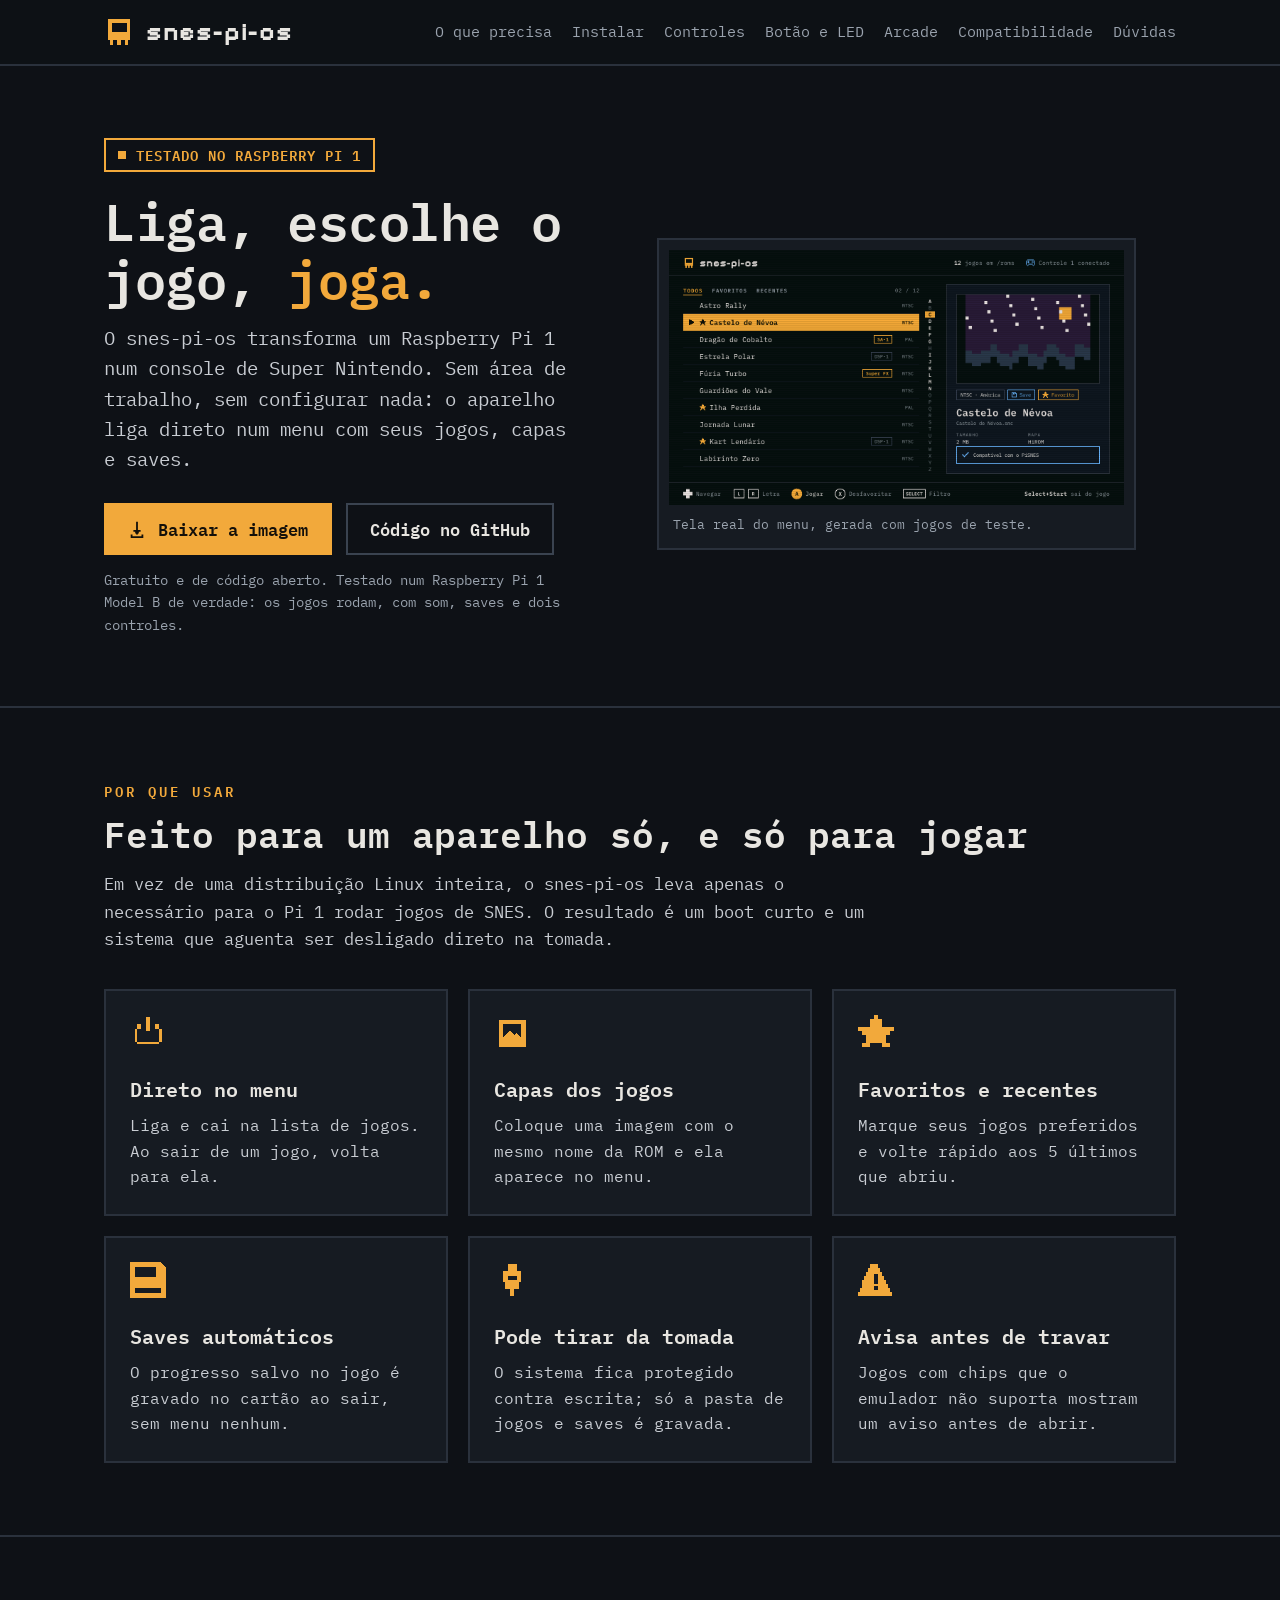
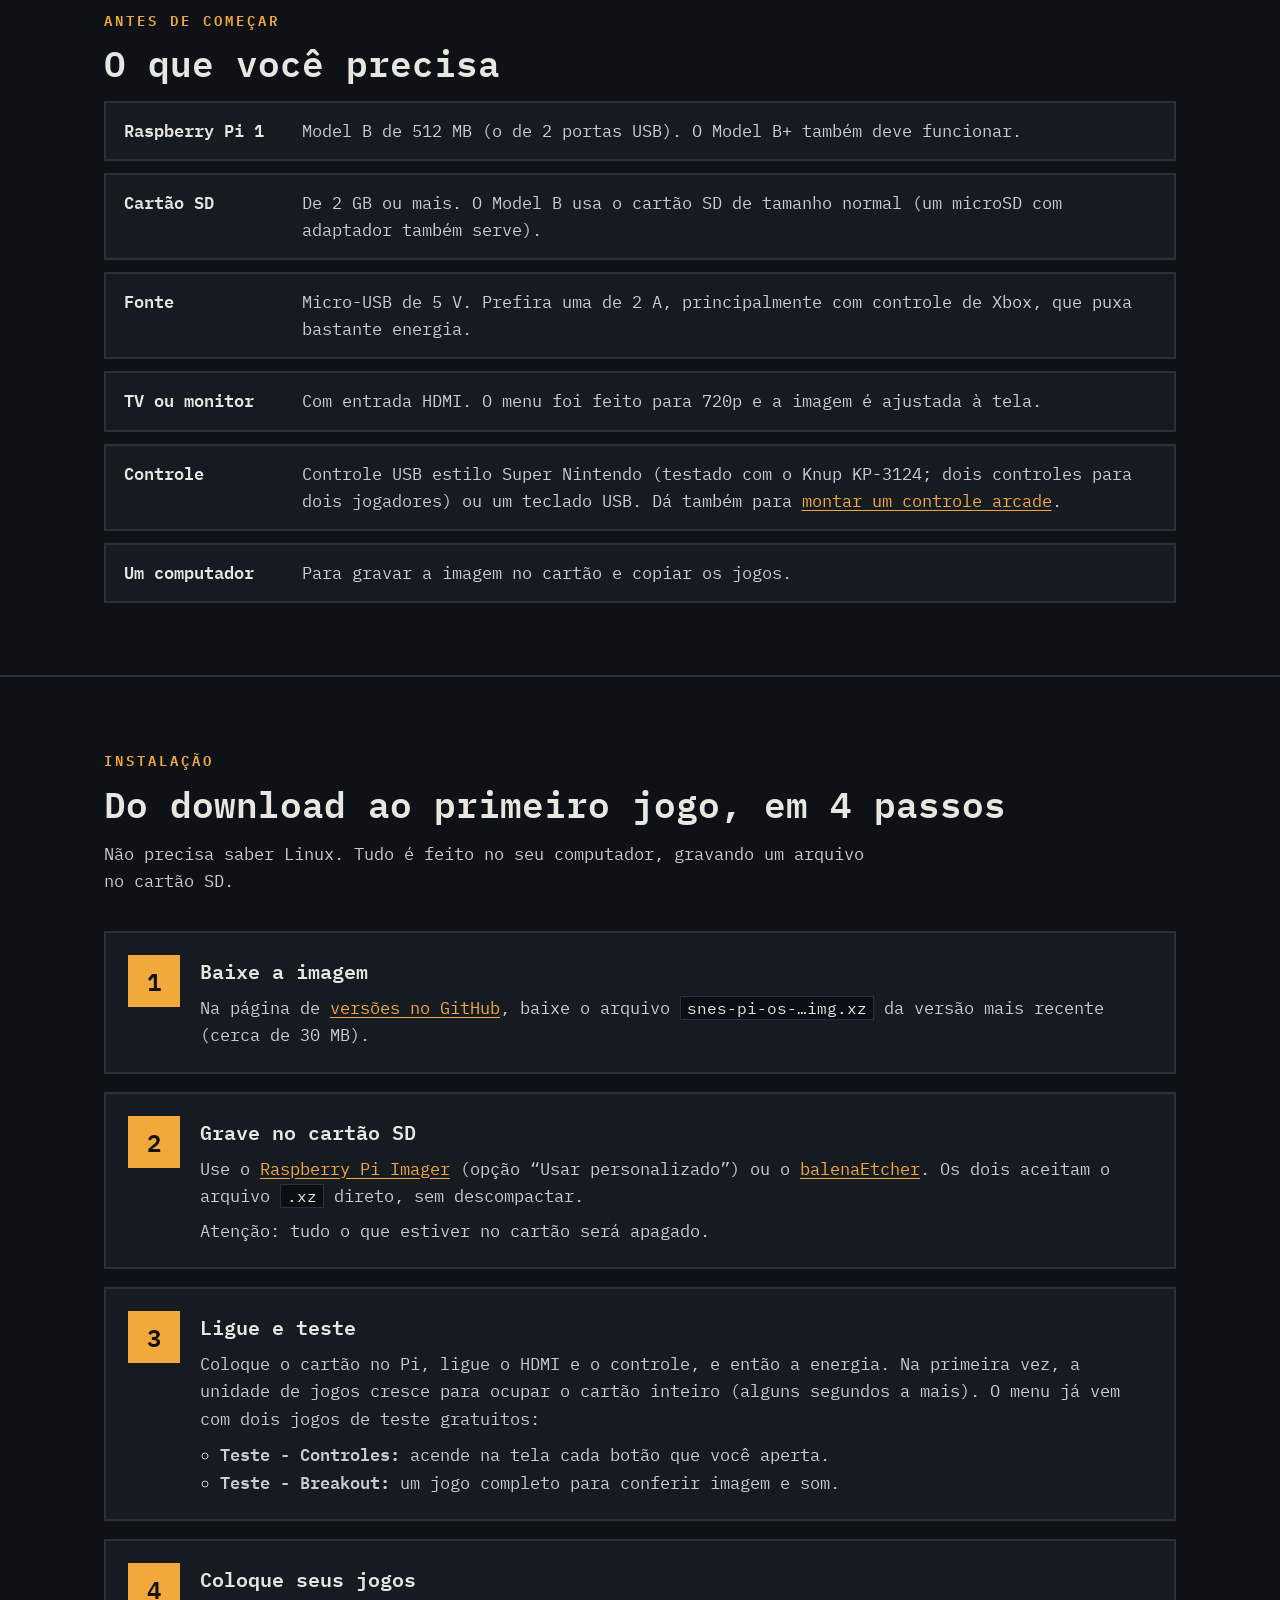
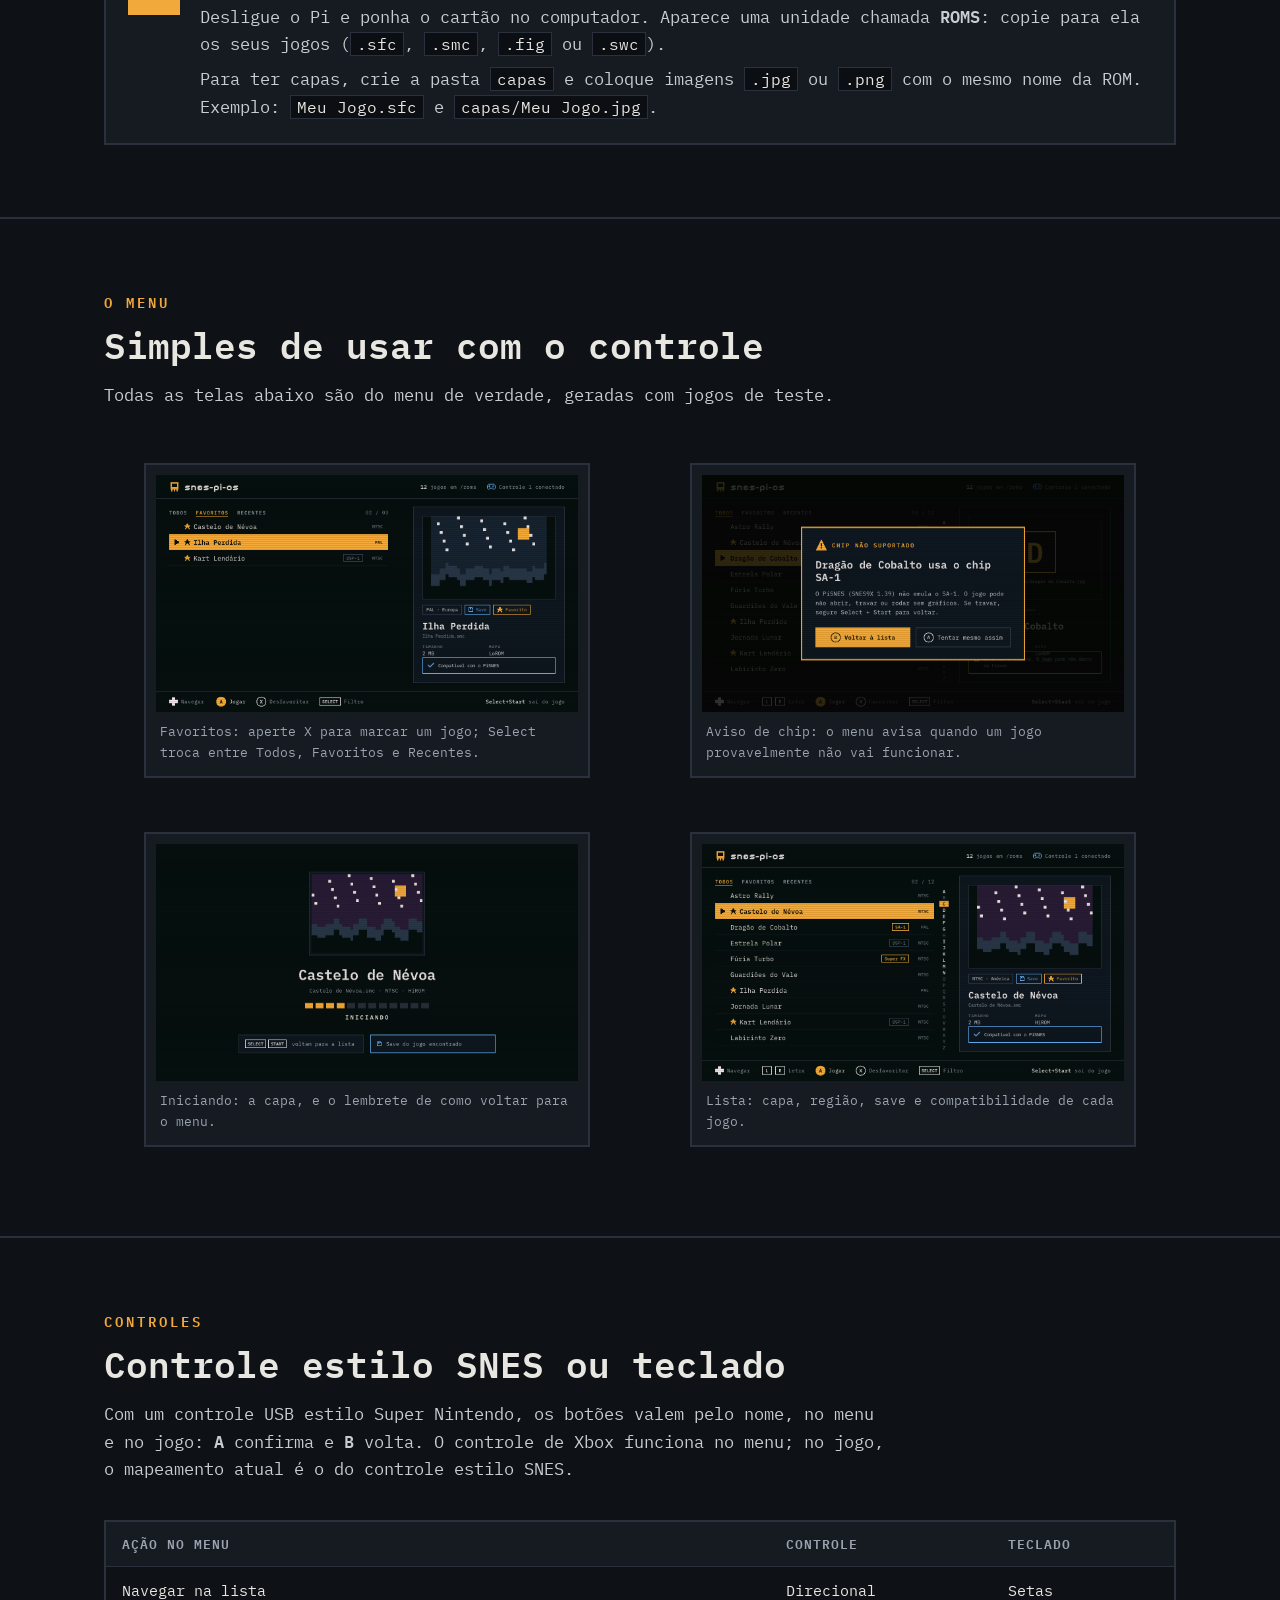
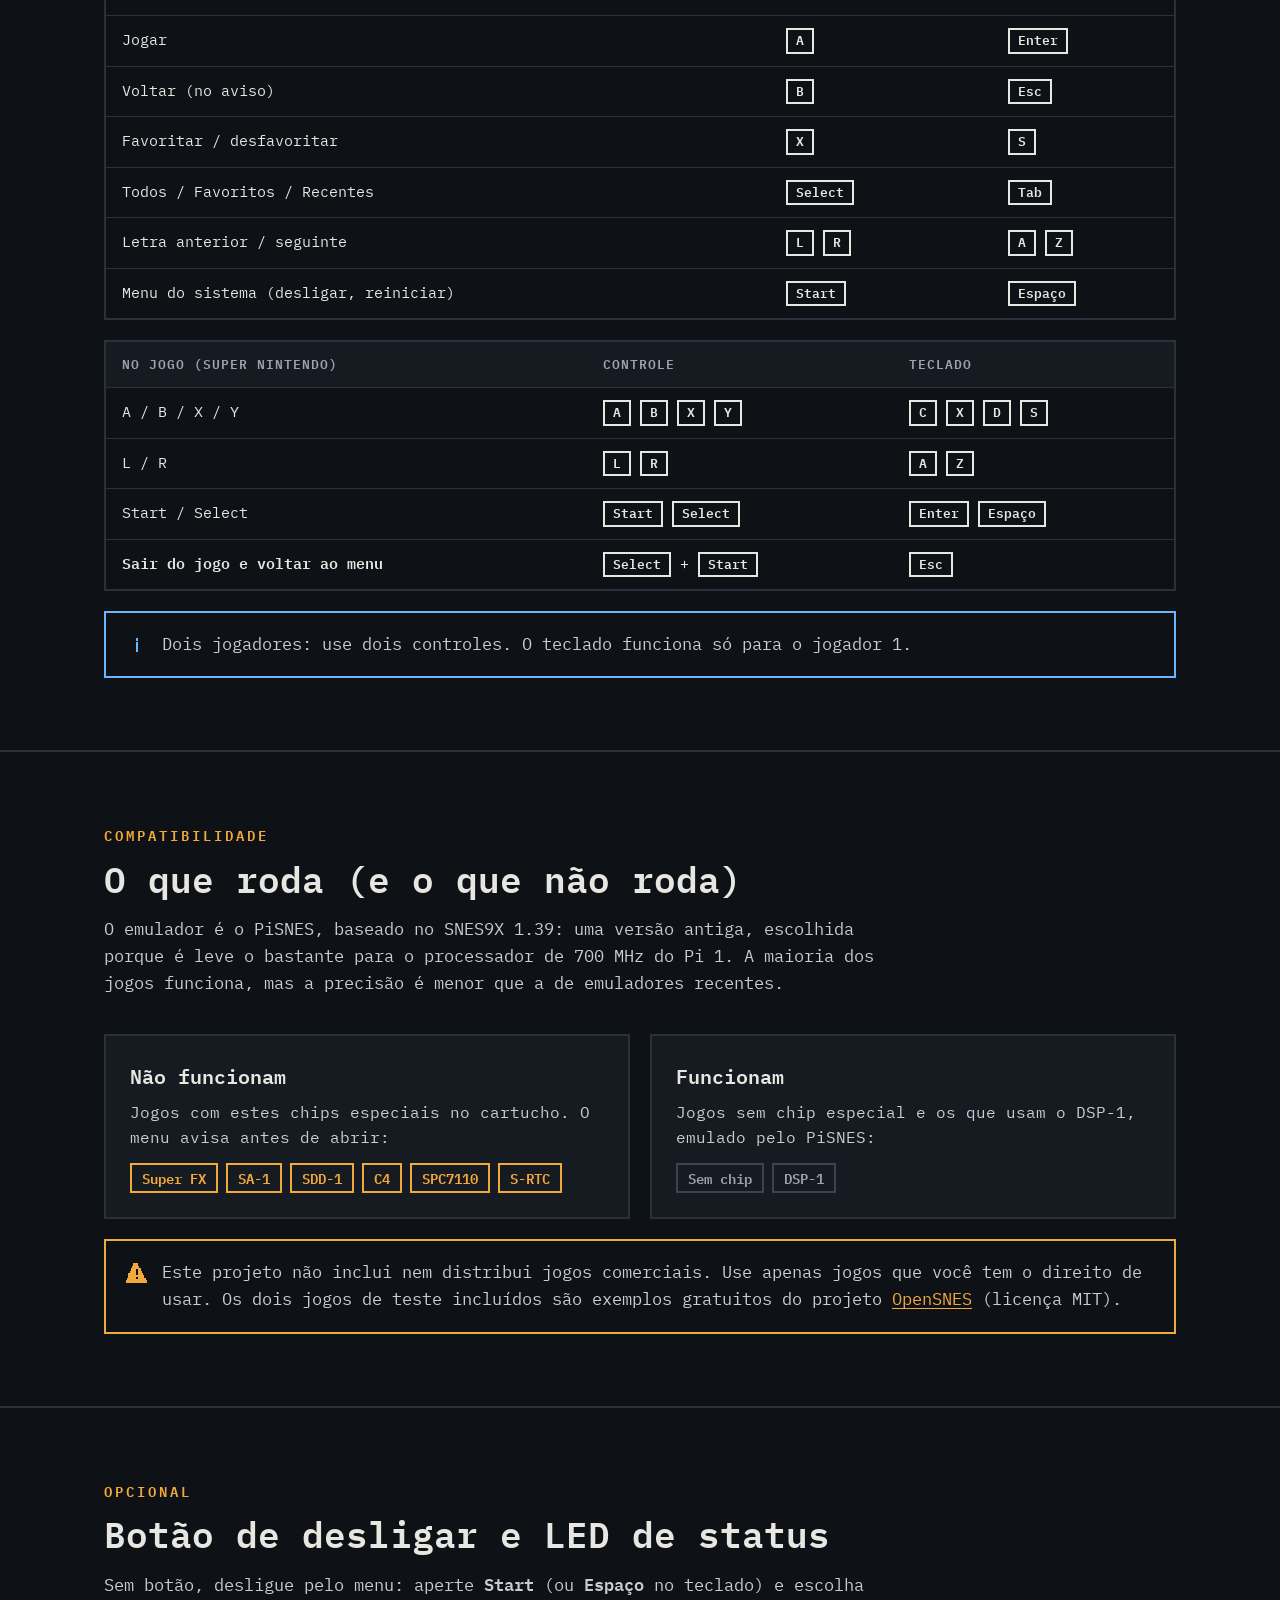
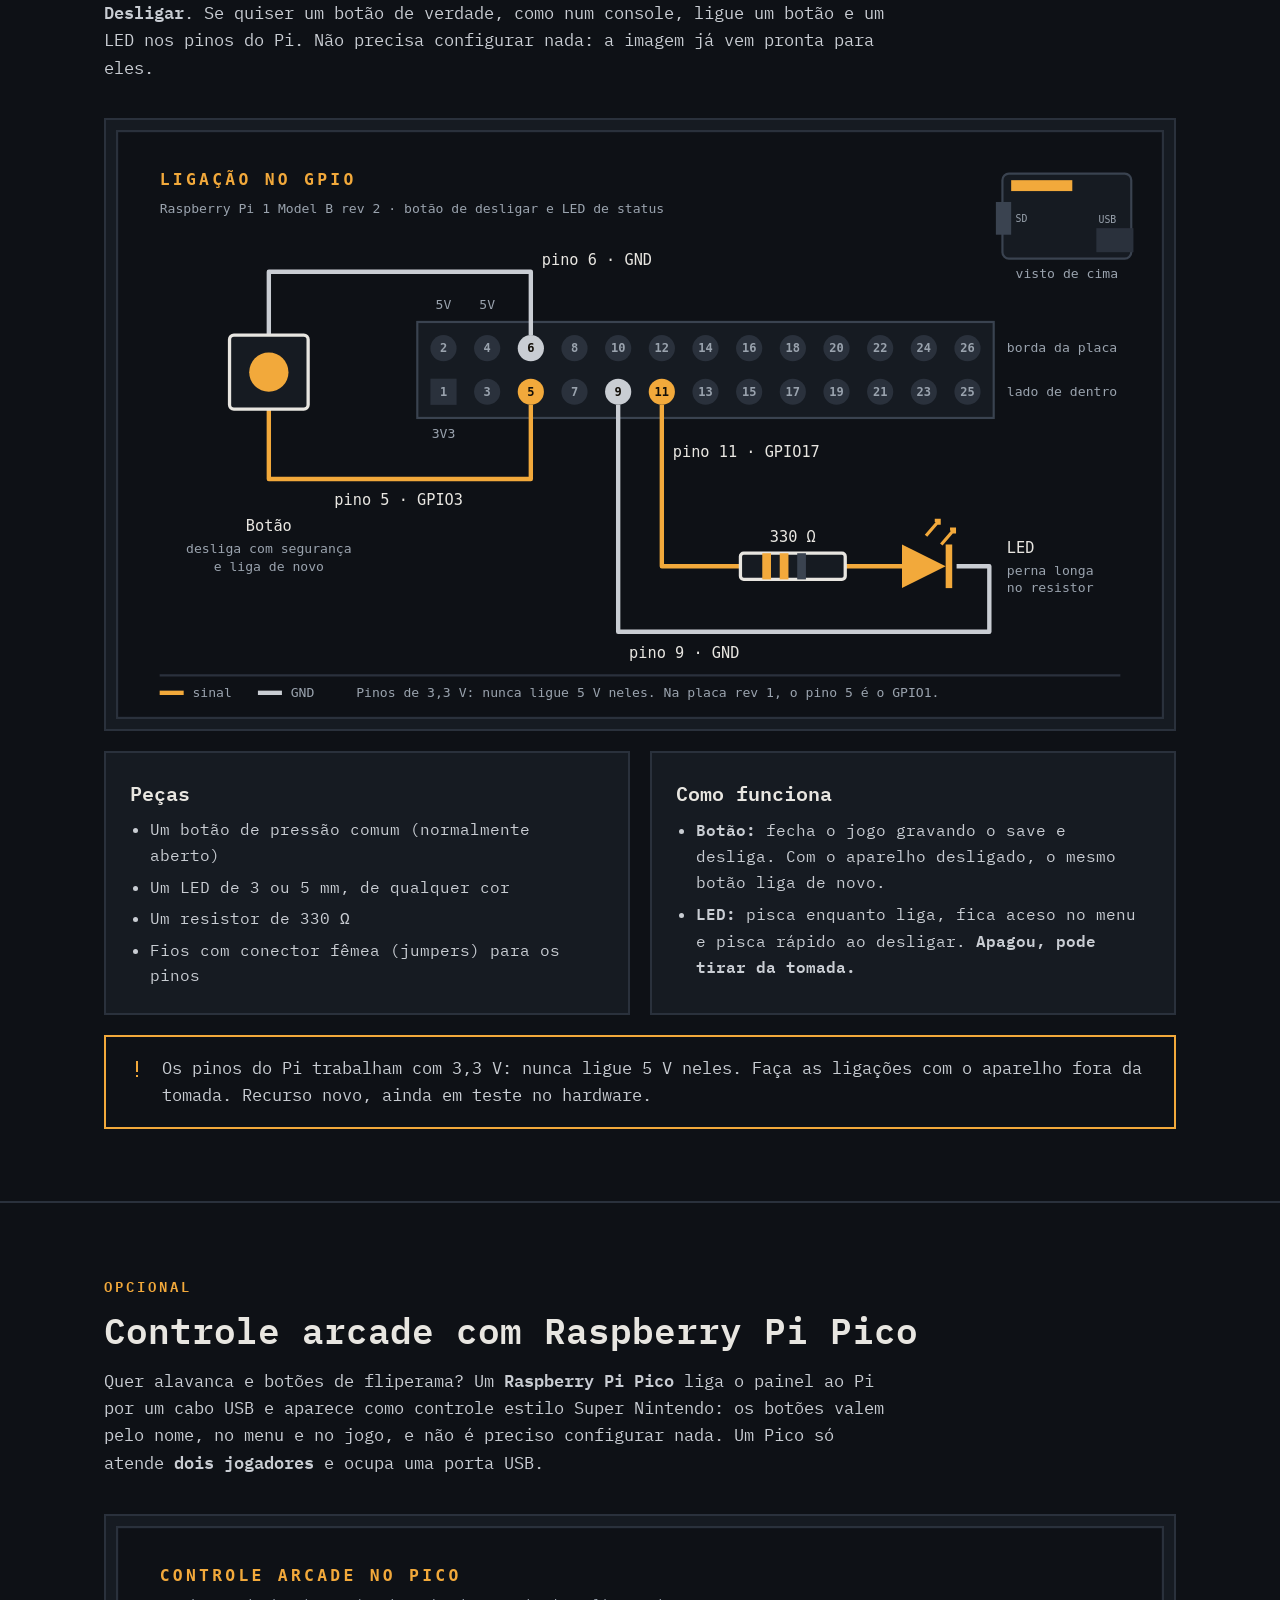
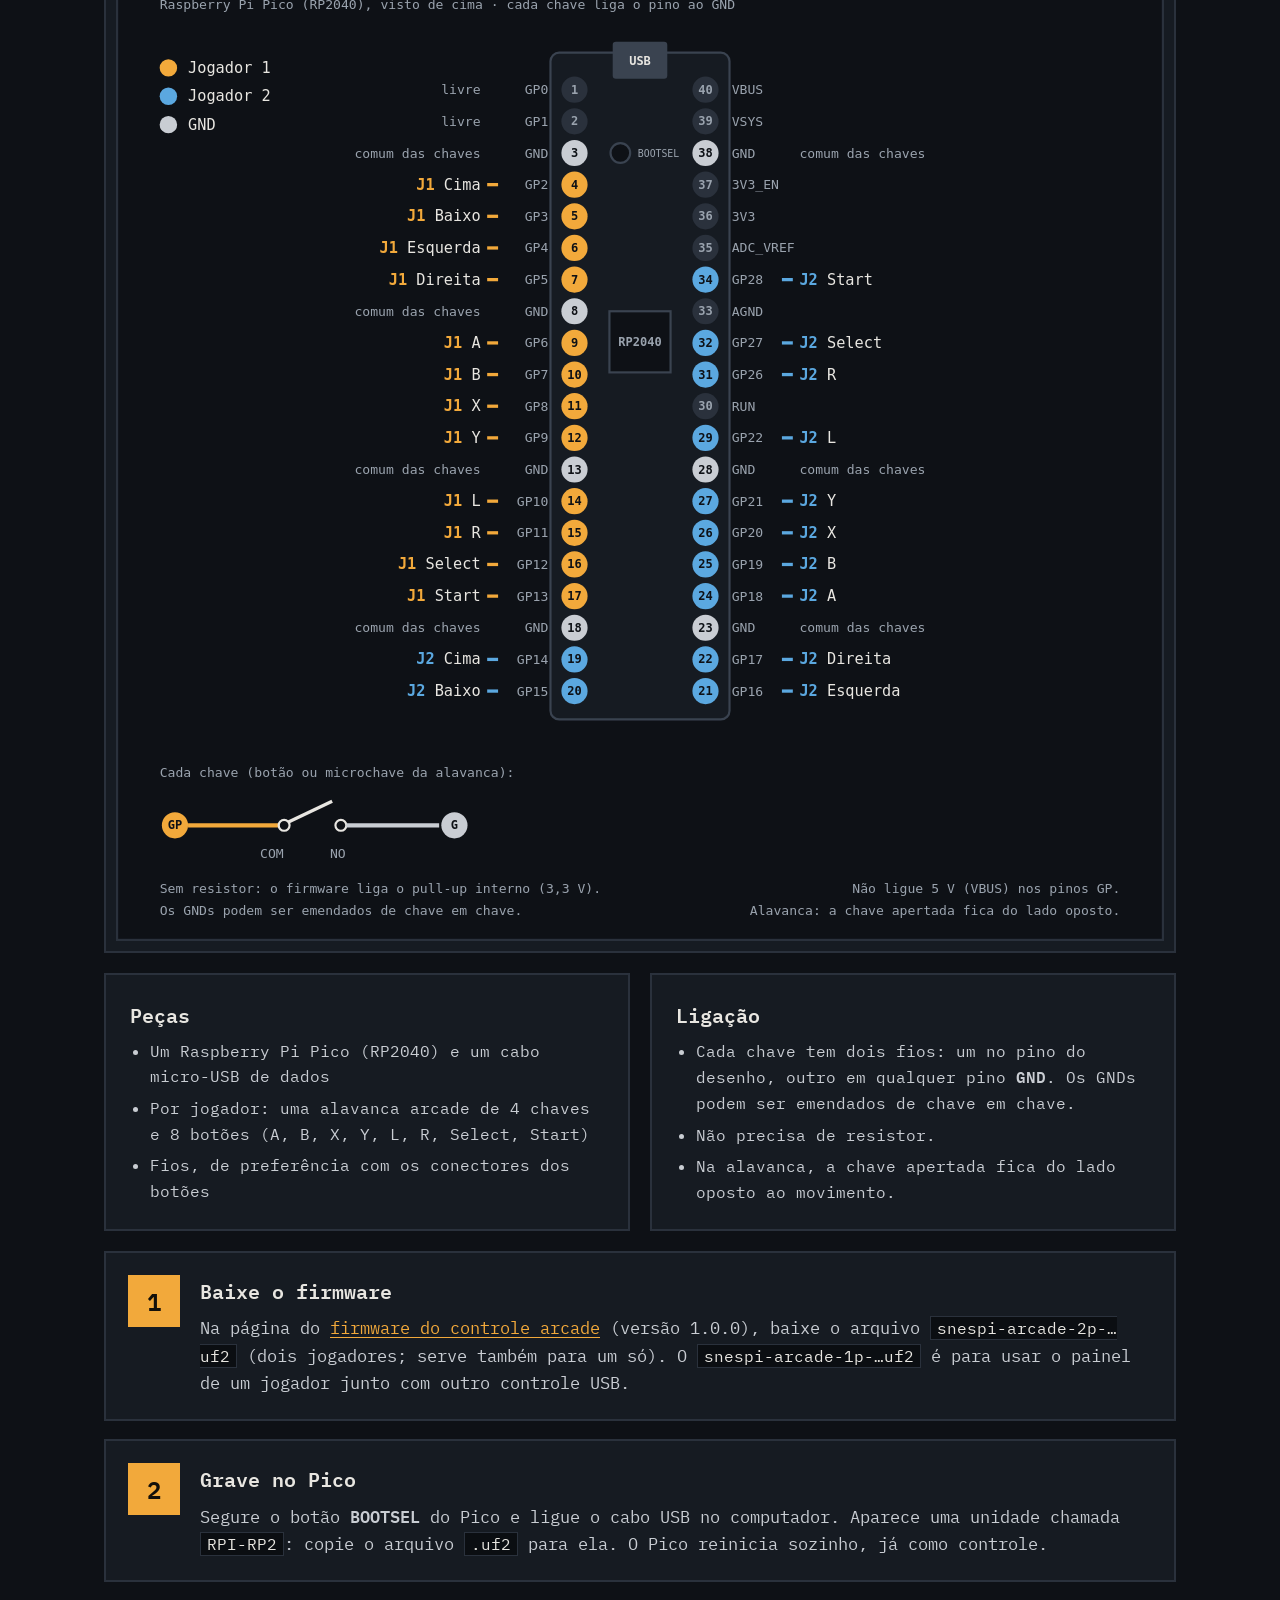
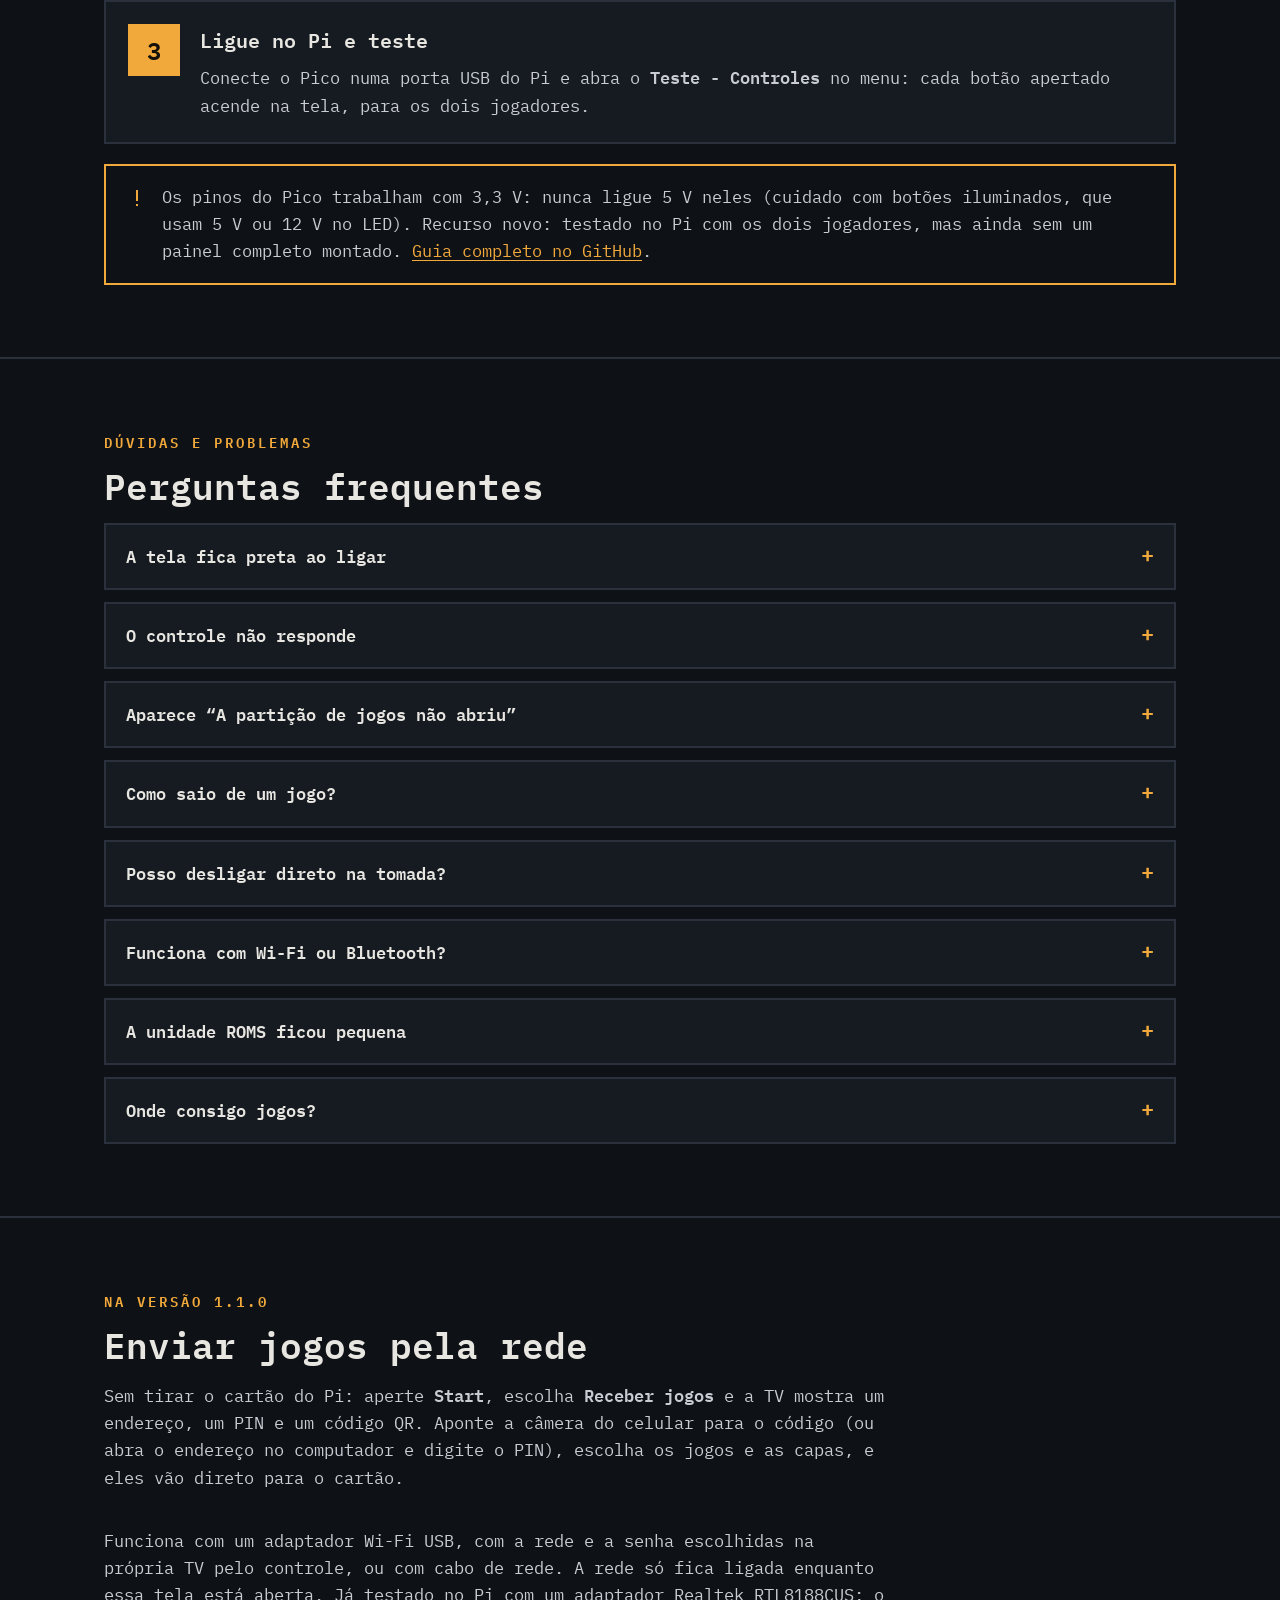
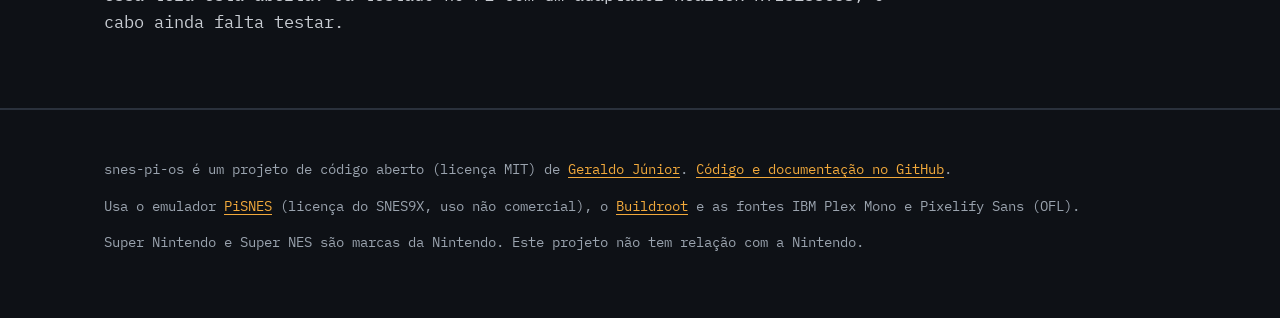
<file: site/public/index.html>
<!doctype html>
<html lang="pt-BR">
<head>
<meta charset="utf-8">
<meta name="viewport" content="width=device-width, initial-scale=1">
<title>snes-pi-os: Super Nintendo no Raspberry Pi 1</title>
<meta name="description" content="Um sistema mínimo que transforma o Raspberry Pi 1 num console de Super Nintendo: liga direto num menu de jogos, com capas, favoritos e saves automáticos.">
<meta name="theme-color" content="#0E1116">
<meta property="og:title" content="snes-pi-os: Super Nintendo no Raspberry Pi 1">
<meta property="og:description" content="Liga, escolhe o jogo, joga. Um sistema mínimo para o Raspberry Pi 1.">
<meta property="og:image" content="https://snespi.geraldojunior.dev/img/lista.png">
<meta property="og:url" content="https://snespi.geraldojunior.dev/">
<link rel="icon" href="favicon.svg" type="image/svg+xml">
<link rel="stylesheet" href="style.css">
</head>
<body>

<header class="top">
	<div class="wrap">
		<a class="logo" href="#inicio" aria-label="snes-pi-os, início">
			<svg viewBox="0 0 16 16" shape-rendering="crispEdges" aria-hidden="true"><rect x="2" y="1" width="12" height="11" fill="#F2A93B"/><rect x="4" y="3" width="8" height="5" fill="#0E1116"/><rect x="3" y="12" width="2" height="3" fill="#F2A93B"/><rect x="7" y="12" width="2" height="3" fill="#F2A93B"/><rect x="11" y="12" width="2" height="3" fill="#F2A93B"/></svg>
			<span>snes-pi-os</span>
		</a>
		<nav aria-label="Seções">
			<a href="#precisa">O que precisa</a>
			<a href="#instalar">Instalar</a>
			<a href="#controles">Controles</a>
			<a href="#botao">Botão e LED</a>
			<a href="#arcade">Arcade</a>
			<a href="#compatibilidade">Compatibilidade</a>
			<a href="#duvidas">Dúvidas</a>
		</nav>
	</div>
</header>

<main id="inicio">

<section class="hero">
	<div class="wrap">
		<div>
			<span class="status"><i aria-hidden="true"></i>TESTADO NO RASPBERRY PI 1</span>
			<h1>Liga, escolhe o jogo, <em>joga.</em></h1>
			<p class="lead">O snes-pi-os transforma um Raspberry Pi 1 num console de Super Nintendo. Sem área de trabalho, sem configurar nada: o aparelho liga direto num menu com seus jogos, capas e saves.</p>
			<div class="cta">
				<a class="btn primary" href="https://github.com/geraldoantonio/snes-pi-os/releases">
					<svg width="18" height="18" viewBox="0 0 20 20" fill="currentColor" aria-hidden="true"><path d="M9 2h2v9h3v2h-2v2h-1v1H9v-1H8v-2H6v-2h3zM3 16h2v2h10v-2h2v4H3z"/></svg>
					Baixar a imagem
				</a>
				<a class="btn" href="https://github.com/geraldoantonio/snes-pi-os">Código no GitHub</a>
			</div>
			<p class="hint">Gratuito e de código aberto. Testado num Raspberry Pi 1 Model B de verdade: os jogos rodam, com som, saves e dois controles.</p>
		</div>
		<figure class="screen">
			<img src="img/lista.png" width="1280" height="720" alt="Menu do snes-pi-os: lista de jogos à esquerda e, à direita, a capa, a região, o save e a compatibilidade do jogo selecionado.">
			<figcaption>Tela real do menu, gerada com jogos de teste.</figcaption>
		</figure>
	</div>
</section>

<section class="block">
	<div class="wrap">
		<p class="eyebrow">POR QUE USAR</p>
		<h2>Feito para um aparelho só, e só para jogar</h2>
		<p class="intro">Em vez de uma distribuição Linux inteira, o snes-pi-os leva apenas o necessário para o Pi 1 rodar jogos de SNES. O resultado é um boot curto e um sistema que aguenta ser desligado direto na tomada.</p>
		<div class="grid c3">
			<div class="card">
				<svg class="ico" viewBox="0 0 16 16" shape-rendering="crispEdges" fill="currentColor" aria-hidden="true"><path d="M7 1h2v6H7zM3 4h2v2H3v6h10V6h-2V4h2v2h1v6h-1v1H3v-1H2V6h1z"/></svg>
				<h3>Direto no menu</h3>
				<p>Liga e cai na lista de jogos. Ao sair de um jogo, volta para ela.</p>
			</div>
			<div class="card">
				<svg class="ico" viewBox="0 0 16 16" shape-rendering="crispEdges" fill="currentColor" aria-hidden="true"><path d="M2 2h12v12H2zm2 2v6l3-3 2 2 1-1 2 2V4z"/></svg>
				<h3>Capas dos jogos</h3>
				<p>Coloque uma imagem com o mesmo nome da ROM e ela aparece no menu.</p>
			</div>
			<div class="card">
				<svg class="ico" viewBox="0 0 9 9" shape-rendering="crispEdges" fill="currentColor" aria-hidden="true"><path d="M4 0h1v1h1v2h3v1H8v1H7v2h1v1H6V7H3v1H1V7h1V5H1V4H0V3h3V1h1z"/></svg>
				<h3>Favoritos e recentes</h3>
				<p>Marque seus jogos preferidos e volte rápido aos 5 últimos que abriu.</p>
			</div>
			<div class="card">
				<svg class="ico" viewBox="0 0 7 7" shape-rendering="crispEdges" fill="currentColor" aria-hidden="true"><path d="M0 0h6l1 1v6H0zm1 1v2h4V1zm0 4v1h5V5z"/></svg>
				<h3>Saves automáticos</h3>
				<p>O progresso salvo no jogo é gravado no cartão ao sair, sem menu nenhum.</p>
			</div>
			<div class="card">
				<svg class="ico" viewBox="0 0 16 16" shape-rendering="crispEdges" fill="currentColor" aria-hidden="true"><path d="M6 1h4v3h2v5h-1v3H9v3H7v-3H5V9H4V4h2zm0 5v2h4V6z"/></svg>
				<h3>Pode tirar da tomada</h3>
				<p>O sistema fica protegido contra escrita; só a pasta de jogos e saves é gravada.</p>
			</div>
			<div class="card">
				<svg class="ico" viewBox="0 0 18 16" shape-rendering="crispEdges" fill="currentColor" aria-hidden="true"><path d="M8 0h2v2h1v2h1v2h1v2h1v2h1v2h1v2h1v2H0v-2h1v-2h1V8h1V6h1V4h1V2h1V0zm0 5v5h2V5zm0 6v2h2v-2z"/></svg>
				<h3>Avisa antes de travar</h3>
				<p>Jogos com chips que o emulador não suporta mostram um aviso antes de abrir.</p>
			</div>
		</div>
	</div>
</section>

<section class="block" id="precisa">
	<div class="wrap">
		<p class="eyebrow">ANTES DE COMEÇAR</p>
		<h2>O que você precisa</h2>
		<ul class="need">
			<li><b>Raspberry Pi 1</b><span>Model B de 512 MB (o de 2 portas USB). O Model B+ também deve funcionar.</span></li>
			<li><b>Cartão SD</b><span>De 2 GB ou mais. O Model B usa o cartão SD de tamanho normal (um microSD com adaptador também serve).</span></li>
			<li><b>Fonte</b><span>Micro-USB de 5 V. Prefira uma de 2 A, principalmente com controle de Xbox, que puxa bastante energia.</span></li>
			<li><b>TV ou monitor</b><span>Com entrada HDMI. O menu foi feito para 720p e a imagem é ajustada à tela.</span></li>
			<li><b>Controle</b><span>Controle USB estilo Super Nintendo (testado com o Knup KP-3124; dois controles para dois jogadores) ou um teclado USB. Dá também para <a href="#arcade">montar um controle arcade</a>.</span></li>
			<li><b>Um computador</b><span>Para gravar a imagem no cartão e copiar os jogos.</span></li>
		</ul>
	</div>
</section>

<section class="block" id="instalar">
	<div class="wrap">
		<p class="eyebrow">INSTALAÇÃO</p>
		<h2>Do download ao primeiro jogo, em 4 passos</h2>
		<p class="intro">Não precisa saber Linux. Tudo é feito no seu computador, gravando um arquivo no cartão SD.</p>
		<ol class="steps">
			<li>
				<div>
					<h3>Baixe a imagem</h3>
					<p>Na página de <a href="https://github.com/geraldoantonio/snes-pi-os/releases">versões no GitHub</a>, baixe o arquivo <code>snes-pi-os-…img.xz</code> da versão mais recente (cerca de 30 MB).</p>
				</div>
			</li>
			<li>
				<div>
					<h3>Grave no cartão SD</h3>
					<p>Use o <a href="https://www.raspberrypi.com/software/">Raspberry Pi Imager</a> (opção “Usar personalizado”) ou o <a href="https://etcher.balena.io/">balenaEtcher</a>. Os dois aceitam o arquivo <code>.xz</code> direto, sem descompactar.</p>
					<p>Atenção: tudo o que estiver no cartão será apagado.</p>
				</div>
			</li>
			<li>
				<div>
					<h3>Ligue e teste</h3>
					<p>Coloque o cartão no Pi, ligue o HDMI e o controle, e então a energia. Na primeira vez, a unidade de jogos cresce para ocupar o cartão inteiro (alguns segundos a mais). O menu já vem com dois jogos de teste gratuitos:</p>
					<ul>
						<li><b>Teste - Controles:</b> acende na tela cada botão que você aperta.</li>
						<li><b>Teste - Breakout:</b> um jogo completo para conferir imagem e som.</li>
					</ul>
				</div>
			</li>
			<li>
				<div>
					<h3>Coloque seus jogos</h3>
					<p>Desligue o Pi e ponha o cartão no computador. Aparece uma unidade chamada <b>ROMS</b>: copie para ela os seus jogos (<code>.sfc</code>, <code>.smc</code>, <code>.fig</code> ou <code>.swc</code>).</p>
					<p>Para ter capas, crie a pasta <code>capas</code> e coloque imagens <code>.jpg</code> ou <code>.png</code> com o mesmo nome da ROM. Exemplo: <code>Meu Jogo.sfc</code> e <code>capas/Meu Jogo.jpg</code>.</p>
				</div>
			</li>
		</ol>
	</div>
</section>

<section class="block">
	<div class="wrap">
		<p class="eyebrow">O MENU</p>
		<h2>Simples de usar com o controle</h2>
		<p class="intro">Todas as telas abaixo são do menu de verdade, geradas com jogos de teste.</p>
		<div class="gallery">
			<figure class="screen">
				<img src="img/favoritos.png" width="1280" height="720" loading="lazy" alt="Aba Favoritos do menu, com três jogos marcados com estrela.">
				<figcaption>Favoritos: aperte X para marcar um jogo; Select troca entre Todos, Favoritos e Recentes.</figcaption>
			</figure>
			<figure class="screen">
				<img src="img/aviso.png" width="1280" height="720" loading="lazy" alt="Aviso dizendo que o jogo usa o chip SA-1, não emulado, com as opções Voltar à lista e Tentar mesmo assim.">
				<figcaption>Aviso de chip: o menu avisa quando um jogo provavelmente não vai funcionar.</figcaption>
			</figure>
			<figure class="screen">
				<img src="img/iniciando.png" width="1280" height="720" loading="lazy" alt="Tela de carregamento com a capa do jogo, o nome e o lembrete de que Select e Start voltam para a lista.">
				<figcaption>Iniciando: a capa, e o lembrete de como voltar para o menu.</figcaption>
			</figure>
			<figure class="screen">
				<img src="img/lista.png" width="1280" height="720" loading="lazy" alt="Lista de jogos com a capa do jogo selecionado.">
				<figcaption>Lista: capa, região, save e compatibilidade de cada jogo.</figcaption>
			</figure>
		</div>
	</div>
</section>

<section class="block" id="controles">
	<div class="wrap">
		<p class="eyebrow">CONTROLES</p>
		<h2>Controle estilo SNES ou teclado</h2>
		<p class="intro">Com um controle USB estilo Super Nintendo, os botões valem pelo nome, no menu e no jogo: <b>A</b> confirma e <b>B</b> volta. O controle de Xbox funciona no menu; no jogo, o mapeamento atual é o do controle estilo SNES.</p>
		<div class="table-box">
			<table>
				<thead><tr><th scope="col">AÇÃO NO MENU</th><th scope="col">CONTROLE</th><th scope="col">TECLADO</th></tr></thead>
				<tbody>
					<tr><td>Navegar na lista</td><td>Direcional</td><td>Setas</td></tr>
					<tr><td>Jogar</td><td><span class="k">A</span></td><td><span class="k">Enter</span></td></tr>
					<tr><td>Voltar (no aviso)</td><td><span class="k">B</span></td><td><span class="k">Esc</span></td></tr>
					<tr><td>Favoritar / desfavoritar</td><td><span class="k">X</span></td><td><span class="k">S</span></td></tr>
					<tr><td>Todos / Favoritos / Recentes</td><td><span class="k">Select</span></td><td><span class="k">Tab</span></td></tr>
					<tr><td>Letra anterior / seguinte</td><td><span class="k">L</span> <span class="k">R</span></td><td><span class="k">A</span> <span class="k">Z</span></td></tr>
					<tr><td>Menu do sistema (desligar, reiniciar)</td><td><span class="k">Start</span></td><td><span class="k">Espaço</span></td></tr>
				</tbody>
			</table>
		</div>
		<div style="height: 20px"></div>
		<div class="table-box">
			<table>
				<thead><tr><th scope="col">NO JOGO (SUPER NINTENDO)</th><th scope="col">CONTROLE</th><th scope="col">TECLADO</th></tr></thead>
				<tbody>
					<tr><td>A / B / X / Y</td><td><span class="k">A</span> <span class="k">B</span> <span class="k">X</span> <span class="k">Y</span></td><td><span class="k">C</span> <span class="k">X</span> <span class="k">D</span> <span class="k">S</span></td></tr>
					<tr><td>L / R</td><td><span class="k">L</span> <span class="k">R</span></td><td><span class="k">A</span> <span class="k">Z</span></td></tr>
					<tr><td>Start / Select</td><td><span class="k">Start</span> <span class="k">Select</span></td><td><span class="k">Enter</span> <span class="k">Espaço</span></td></tr>
					<tr><td><b>Sair do jogo e voltar ao menu</b></td><td><span class="k">Select</span> + <span class="k">Start</span></td><td><span class="k">Esc</span></td></tr>
				</tbody>
			</table>
		</div>
		<div style="height: 20px"></div>
		<div class="note blue">
			<svg viewBox="0 0 16 16" fill="#6CB6FF" shape-rendering="crispEdges" aria-hidden="true"><path d="M7 3h2v2H7zm0 3h2v7H7z"/></svg>
			<span>Dois jogadores: use dois controles. O teclado funciona só para o jogador 1.</span>
		</div>
	</div>
</section>

<section class="block" id="compatibilidade">
	<div class="wrap">
		<p class="eyebrow">COMPATIBILIDADE</p>
		<h2>O que roda (e o que não roda)</h2>
		<p class="intro">O emulador é o PiSNES, baseado no SNES9X 1.39: uma versão antiga, escolhida porque é leve o bastante para o processador de 700 MHz do Pi 1. A maioria dos jogos funciona, mas a precisão é menor que a de emuladores recentes.</p>
		<div class="grid c2">
			<div class="card">
				<h3>Não funcionam</h3>
				<p>Jogos com estes chips especiais no cartucho. O menu avisa antes de abrir:</p>
				<ul class="chips">
					<li>Super FX</li><li>SA-1</li><li>SDD-1</li><li>C4</li><li>SPC7110</li><li>S-RTC</li>
				</ul>
			</div>
			<div class="card">
				<h3>Funcionam</h3>
				<p>Jogos sem chip especial e os que usam o DSP-1, emulado pelo PiSNES:</p>
				<ul class="chips ok">
					<li>Sem chip</li><li>DSP-1</li>
				</ul>
			</div>
		</div>
		<div style="height: 20px"></div>
		<div class="note">
			<svg viewBox="0 0 18 16" fill="#F2A93B" shape-rendering="crispEdges" aria-hidden="true"><path d="M8 0h2v2h1v2h1v2h1v2h1v2h1v2h1v2h1v2H0v-2h1v-2h1V8h1V6h1V4h1V2h1V0zm0 5v5h2V5zm0 6v2h2v-2z"/></svg>
			<span>Este projeto não inclui nem distribui jogos comerciais. Use apenas jogos que você tem o direito de usar. Os dois jogos de teste incluídos são exemplos gratuitos do projeto <a href="https://github.com/k0b3n4irb/opensnes">OpenSNES</a> (licença MIT).</span>
		</div>
	</div>
</section>

<section class="block" id="botao">
	<div class="wrap">
		<p class="eyebrow">OPCIONAL</p>
		<h2>Botão de desligar e LED de status</h2>
		<p class="intro">Sem botão, desligue pelo menu: aperte <b>Start</b> (ou <b>Espaço</b> no teclado) e escolha <b>Desligar</b>. Se quiser um botão de verdade, como num console, ligue um botão e um LED nos pinos do Pi. Não precisa configurar nada: a imagem já vem pronta para eles.</p>
		<figure class="screen wiring">
			<img src="img/ligacao-gpio.svg" width="960" height="540" loading="lazy" alt="Esquema de ligação no conector de 26 pinos do Pi 1 Model B rev 2: botão entre o pino 5 (GPIO3) e o pino 6 (GND); LED com resistor de 330 ohms entre o pino 11 (GPIO17) e o pino 9 (GND), com a perna longa do LED do lado do resistor.">
		</figure>
		<div class="grid c2 wiring-info">
			<div class="card">
				<h3>Peças</h3>
				<ul>
					<li>Um botão de pressão comum (normalmente aberto)</li>
					<li>Um LED de 3 ou 5 mm, de qualquer cor</li>
					<li>Um resistor de 330 Ω</li>
					<li>Fios com conector fêmea (jumpers) para os pinos</li>
				</ul>
			</div>
			<div class="card">
				<h3>Como funciona</h3>
				<ul>
					<li><b>Botão:</b> fecha o jogo gravando o save e desliga. Com o aparelho desligado, o mesmo botão liga de novo.</li>
					<li><b>LED:</b> pisca enquanto liga, fica aceso no menu e pisca rápido ao desligar. <b>Apagou, pode tirar da tomada.</b></li>
				</ul>
			</div>
		</div>
		<div style="height: 20px"></div>
		<div class="note">
			<svg viewBox="0 0 16 16" fill="#F2A93B" shape-rendering="crispEdges" aria-hidden="true"><path d="M7 2h2v8H7zm0 10h2v2H7z"/></svg>
			<span>Os pinos do Pi trabalham com 3,3 V: nunca ligue 5 V neles. Faça as ligações com o aparelho fora da tomada. Recurso novo, ainda em teste no hardware.</span>
		</div>
	</div>
</section>

<section class="block" id="arcade">
	<div class="wrap">
		<p class="eyebrow">OPCIONAL</p>
		<h2>Controle arcade com Raspberry Pi Pico</h2>
		<p class="intro">Quer alavanca e botões de fliperama? Um <b>Raspberry Pi Pico</b> liga o painel ao Pi por um cabo USB e aparece como controle estilo Super Nintendo: os botões valem pelo nome, no menu e no jogo, e não é preciso configurar nada. Um Pico só atende <b>dois jogadores</b> e ocupa uma porta USB.</p>
		<figure class="screen wiring">
			<img src="img/ligacao-pico.svg" width="960" height="930" loading="lazy" alt="Raspberry Pi Pico visto de cima, com o USB para cima. Jogador 1: cima, baixo, esquerda, direita, A, B, X, Y, L, R, Select e Start nos pinos GP2 a GP13. Jogador 2: nos pinos GP14 a GP22 e GP26 a GP28. Cada chave liga o seu pino a um pino GND.">
		</figure>
		<div class="grid c2 wiring-info">
			<div class="card">
				<h3>Peças</h3>
				<ul>
					<li>Um Raspberry Pi Pico (RP2040) e um cabo micro-USB de dados</li>
					<li>Por jogador: uma alavanca arcade de 4 chaves e 8 botões (A, B, X, Y, L, R, Select, Start)</li>
					<li>Fios, de preferência com os conectores dos botões</li>
				</ul>
			</div>
			<div class="card">
				<h3>Ligação</h3>
				<ul>
					<li>Cada chave tem dois fios: um no pino do desenho, outro em qualquer pino <b>GND</b>. Os GNDs podem ser emendados de chave em chave.</li>
					<li>Não precisa de resistor.</li>
					<li>Na alavanca, a chave apertada fica do lado oposto ao movimento.</li>
				</ul>
			</div>
		</div>
		<div style="height: 20px"></div>
		<ol class="steps">
			<li>
				<div>
					<h3>Baixe o firmware</h3>
					<p>Na página do <a href="https://github.com/geraldoantonio/snes-pi-os/releases/tag/arcade-v1.0.0">firmware do controle arcade</a> (versão 1.0.0), baixe o arquivo <code>snespi-arcade-2p-…uf2</code> (dois jogadores; serve também para um só). O <code>snespi-arcade-1p-…uf2</code> é para usar o painel de um jogador junto com outro controle USB.</p>
				</div>
			</li>
			<li>
				<div>
					<h3>Grave no Pico</h3>
					<p>Segure o botão <b>BOOTSEL</b> do Pico e ligue o cabo USB no computador. Aparece uma unidade chamada <code>RPI-RP2</code>: copie o arquivo <code>.uf2</code> para ela. O Pico reinicia sozinho, já como controle.</p>
				</div>
			</li>
			<li>
				<div>
					<h3>Ligue no Pi e teste</h3>
					<p>Conecte o Pico numa porta USB do Pi e abra o <b>Teste - Controles</b> no menu: cada botão apertado acende na tela, para os dois jogadores.</p>
				</div>
			</li>
		</ol>
		<div style="height: 20px"></div>
		<div class="note">
			<svg viewBox="0 0 16 16" fill="#F2A93B" shape-rendering="crispEdges" aria-hidden="true"><path d="M7 2h2v8H7zm0 10h2v2H7z"/></svg>
			<span>Os pinos do Pico trabalham com 3,3 V: nunca ligue 5 V neles (cuidado com botões iluminados, que usam 5 V ou 12 V no LED). Recurso novo: testado no Pi com os dois jogadores, mas ainda sem um painel completo montado. <a href="https://github.com/geraldoantonio/snes-pi-os/blob/main/docs/controle-arcade.md">Guia completo no GitHub</a>.</span>
		</div>
	</div>
</section>

<section class="block" id="duvidas">
	<div class="wrap">
		<p class="eyebrow">DÚVIDAS E PROBLEMAS</p>
		<h2>Perguntas frequentes</h2>
		<details>
			<summary>A tela fica preta ao ligar</summary>
			<div class="ans">
				<p>Confira se o HDMI estava ligado antes de ligar o Pi e se a TV está na entrada certa. Se o menu aparece mas a tela fica preta ao abrir um jogo, avise no GitHub: o vídeo dos jogos depende da parte gráfica do Pi, que ainda está sendo validada.</p>
			</div>
		</details>
		<details>
			<summary>O controle não responde</summary>
			<div class="ans">
				<p>Ligue o controle antes de ligar o Pi, ou espere alguns segundos depois de conectar. Se o Pi reiniciar ou o controle desconectar sozinho, a fonte ou as portas USB podem não estar dando conta: use uma fonte de 2 A ou um hub USB com alimentação própria.</p>
			</div>
		</details>
		<details>
			<summary>Aparece “A partição de jogos não abriu”</summary>
			<div class="ans">
				<p>O cartão provavelmente foi desligado no meio de uma gravação. Ponha o cartão no computador e verifique a unidade ROMS (Windows: “Verificar erros”; macOS: Utilitário de Disco › Primeiros socorros). Se a unidade não aparecer, grave a imagem de novo.</p>
			</div>
		</details>
		<details>
			<summary>Como saio de um jogo?</summary>
			<div class="ans"><p>Aperte <b>Select + Start</b> juntos no controle (ou Esc no teclado). O jogo grava o save e você volta ao menu.</p></div>
		</details>
		<details>
			<summary>Posso desligar direto na tomada?</summary>
			<div class="ans"><p>O jeito mais seguro é pelo menu: aperte <b>Start</b> e escolha <b>Desligar</b> (ou use o <a href="#botao">botão de desligar</a>). Tirar direto da tomada funciona se estiver no menu e não no meio de um jogo salvando: o sistema fica protegido contra escrita e só a unidade ROMS (jogos, capas e saves) é gravada.</p></div>
		</details>
		<details>
			<summary>Funciona com Wi-Fi ou Bluetooth?</summary>
			<div class="ans"><p>O Raspberry Pi 1 não tem Wi-Fi nem Bluetooth na placa. Controles sem fio só funcionam com receptor USB próprio (no jogo, o mapeamento é o de controle estilo SNES). A partir da versão 1.1.0, um adaptador Wi-Fi USB serve para <a href="#rede">enviar jogos pela rede</a>; Bluetooth continua de fora.</p></div>
		</details>
		<details>
			<summary>A unidade ROMS ficou pequena</summary>
			<div class="ans"><p>No primeiro boot, ela cresce sozinha para ocupar o cartão inteiro. Isso só acontece se você ligar o Pi antes de copiar os jogos (com mais de 64 MB na unidade, ela fica com 512 MB). Nesse caso, grave a imagem de novo e ligue o Pi uma vez antes de copiar, ou aumente a partição ROMS no computador com um programa como o GParted.</p></div>
		</details>
		<details>
			<summary>Onde consigo jogos?</summary>
			<div class="ans"><p>Use cópias dos seus próprios cartuchos ou jogos independentes (homebrew) distribuídos gratuitamente pelos autores. O projeto não indica nem distribui jogos comerciais.</p></div>
		</details>
	</div>
</section>

<section class="block" id="rede">
	<div class="wrap">
		<p class="eyebrow">NA VERSÃO 1.1.0</p>
		<h2>Enviar jogos pela rede</h2>
		<p class="intro">Sem tirar o cartão do Pi: aperte <b>Start</b>, escolha <b>Receber jogos</b> e a TV mostra um endereço, um PIN e um código QR. Aponte a câmera do celular para o código (ou abra o endereço no computador e digite o PIN), escolha os jogos e as capas, e eles vão direto para o cartão.</p>
		<p class="intro" style="margin-bottom: 0">Funciona com um adaptador Wi-Fi USB, com a rede e a senha escolhidas na própria TV pelo controle, ou com cabo de rede. A rede só fica ligada enquanto essa tela está aberta. Já testado no Pi com um adaptador Realtek RTL8188CUS; o cabo ainda falta testar.</p>
	</div>
</section>

</main>

<footer>
	<div class="wrap">
		<p>snes-pi-os é um projeto de código aberto (licença MIT) de <a href="https://github.com/geraldoantonio">Geraldo Júnior</a>. <a href="https://github.com/geraldoantonio/snes-pi-os">Código e documentação no GitHub</a>.</p>
		<p>Usa o emulador <a href="https://github.com/RetroPie/pisnes">PiSNES</a> (licença do SNES9X, uso não comercial), o <a href="https://buildroot.org/">Buildroot</a> e as fontes IBM Plex Mono e Pixelify Sans (OFL).</p>
		<p>Super Nintendo e Super NES são marcas da Nintendo. Este projeto não tem relação com a Nintendo.</p>
	</div>
</footer>

</body>
</html>
</file>
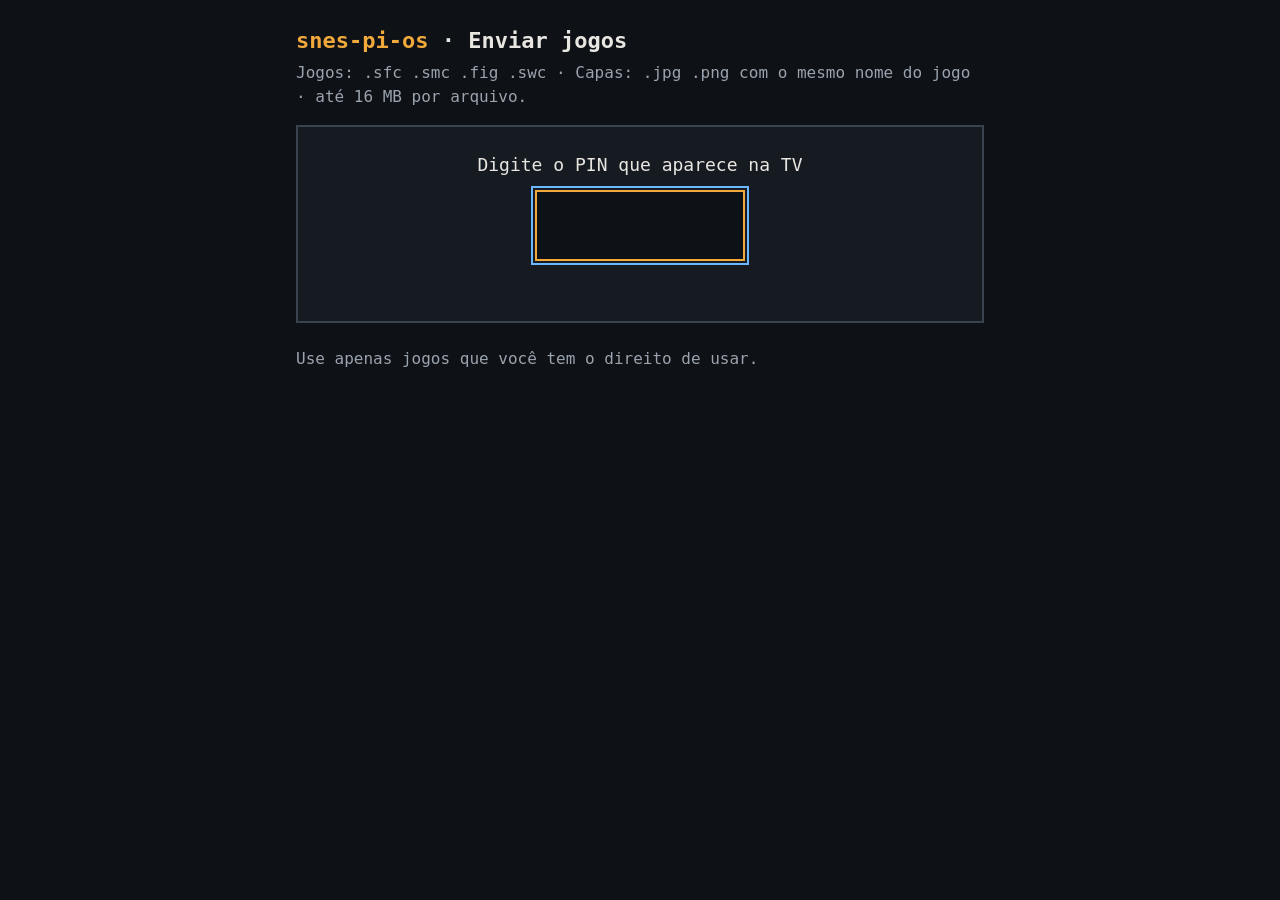
<file: launcher/upload/pagina.html>
<!doctype html>
<html lang='pt-BR'>
<head>
<meta charset='utf-8'>
<meta name='viewport' content='width=device-width, initial-scale=1'>
<title>snes-pi-os · Enviar jogos</title>
<link rel='icon' href='data:,'>
<style>
:root { --bg: #0E1116; --panel: #161B22; --line: #2A313C; --line2: #3A4350; --text: #E8E6E1;
  --muted: #9AA3AE; --accent: #F2A93B; --ink: #14100A; --blue: #6CB6FF; --red: #FF7B72; }
* { box-sizing: border-box; }
body { margin: 0; background: var(--bg); color: var(--text);
  font: 16px/1.5 ui-monospace, 'IBM Plex Mono', Menlo, Consolas, monospace; }
main { max-width: 720px; margin: 0 auto; padding: 24px 16px 48px; }
h1 { font-size: 22px; margin: 0 0 4px; }
h1 span { color: var(--accent); }
p { color: var(--muted); margin: 0 0 16px; }
#drop { display: block; border: 2px dashed var(--line2); background: var(--panel); padding: 32px 16px;
  text-align: center; cursor: pointer; }
#drop.over { border-color: var(--accent); }
#drop strong { display: block; font-size: 18px; color: var(--text); }
#drop small { color: var(--muted); }
input[type=file] { position: absolute; width: 1px; height: 1px; opacity: 0; }
#drop:focus-within { border-color: var(--blue); }
ul { list-style: none; margin: 24px 0 0; padding: 0; }
li { border-bottom: 1px solid var(--line); padding: 10px 0; }
li .row { display: flex; gap: 12px; justify-content: space-between; }
li .name { overflow-wrap: anywhere; }
li .st { color: var(--muted); white-space: nowrap; }
li.ok .st { color: var(--blue); }
li.erro .st { color: var(--red); }
li .bar { height: 4px; background: var(--line); margin-top: 6px; }
li .bar i { display: block; height: 4px; width: 0; background: var(--accent); }
li.ok .bar, li.erro .bar { display: none; }
li .why { color: var(--muted); font-size: 14px; }
#pinbox { border: 2px solid var(--line2); background: var(--panel); padding: 24px 16px; text-align: center; }
#pinbox label { display: block; font-size: 18px; margin-bottom: 12px; }
#pin { width: 6.2em; font: inherit; font-size: 34px; font-weight: 600; letter-spacing: .3em; text-align: center;
  padding: 8px 0 8px .3em; background: var(--bg); color: var(--accent); border: 2px solid var(--accent); border-radius: 0; }
#pin:focus { outline: 2px solid var(--blue); outline-offset: 2px; }
#pinmsg { min-height: 1.5em; margin: 12px 0 0; color: var(--muted); }
#pinmsg.erro { color: var(--red); }
#envio { display: none; }
#fim { display: none; margin-top: 24px; border: 2px solid var(--blue); padding: 12px 16px; color: var(--text); }
</style>
</head>
<body>
<main>
<h1><span>snes-pi-os</span> · Enviar jogos</h1>
<p>Jogos: .sfc .smc .fig .swc · Capas: .jpg .png com o mesmo nome do jogo · at&eacute; 16 MB por arquivo.</p>
<div id='pinbox'>
<label for='pin'>Digite o PIN que aparece na TV</label>
<input id='pin' type='text' inputmode='numeric' pattern='[0-9]*' maxlength='4' autocomplete='off' aria-describedby='pinmsg'>
<p id='pinmsg' aria-live='polite'></p>
</div>
<div id='envio'>
<label id='drop'>
<input id='pick' type='file' multiple accept='.sfc,.smc,.fig,.swc,.jpg,.jpeg,.png'>
<strong>Escolher arquivos</strong>
<small>ou arraste para c&aacute;</small>
</label>
<ul id='lista' aria-live='polite'></ul>
<div id='fim'>Pronto. No aparelho, aperte B para concluir e voltar &agrave; lista de jogos.</div>
</div>
<p style='margin-top:24px'>Use apenas jogos que voc&ecirc; tem o direito de usar.</p>
</main>
<script>
(function () {
  var MAX = 16 * 1024 * 1024;
  var EXT = /\.(sfc|smc|fig|swc|jpg|jpeg|png)$/i;
  var WHY = { tipo: 'tipo de arquivo não aceito', nome: 'nome inválido', grande: 'maior que 16 MB',
    disco: 'não foi possível gravar no cartão (cheio?)', corte: 'envio interrompido' };
  var pin = '';
  var pinbox = document.getElementById('pinbox');
  var pinin = document.getElementById('pin');
  var pinmsg = document.getElementById('pinmsg');
  var envio = document.getElementById('envio');

  function aviso(texto, erro) {
    pinmsg.textContent = texto;
    pinmsg.className = erro ? 'erro' : '';
  }
  // Mostra o campo do PIN de novo (PIN errado, ou o modo rede foi reaberto na TV)
  function pedePin(texto) {
    pin = '';
    envio.style.display = 'none';
    pinbox.style.display = 'block';
    pinin.disabled = false;
    pinin.value = '';
    aviso(texto, true);
    pinin.focus();
  }
  function conferePin(valor) {
    pinin.disabled = true;
    aviso('Conferindo...', false);
    var x = new XMLHttpRequest();
    x.open('GET', 'pin?pin=' + valor);
    x.onload = function () {
      if (x.status === 200) {
        pin = valor;
        pinbox.style.display = 'none';
        envio.style.display = 'block';
      } else {
        pedePin('PIN incorreto. Confira o n\u00famero na TV.');
      }
    };
    x.onerror = function () { pedePin('Sem resposta: o modo rede ainda est\u00e1 aberto no aparelho?'); };
    x.send();
  }
  pinin.addEventListener('input', function () {
    var v = pinin.value.replace(/[^0-9]/g, '').slice(0, 4);
    pinin.value = v;
    if (v.length === 4) conferePin(v);
    else aviso('', false);
  });
  // O QR code da TV traz o PIN: /?pin=1234
  var m = /[?&]pin=([0-9]{4})(&|$)/.exec(location.search);
  if (m) { pinin.value = m[1]; conferePin(m[1]); }
  else pinin.focus();

  var lista = document.getElementById('lista');
  var drop = document.getElementById('drop');
  var pick = document.getElementById('pick');
  var fila = [], ocupado = false;

  function item(f) {
    var li = document.createElement('li');
    li.innerHTML = '<div class=row><span class=name></span><span class=st>na fila</span></div>' +
      '<div class=bar><i></i></div><div class=why></div>';
    li.querySelector('.name').textContent = f.name;
    lista.appendChild(li);
    return li;
  }
  function fim(li, ok, texto, porque) {
    li.className = ok ? 'ok' : 'erro';
    li.querySelector('.st').textContent = texto;
    li.querySelector('.why').textContent = porque || '';
  }
  function proximo() {
    if (ocupado) return;
    var job = fila.shift();
    if (!job) {
      if (lista.querySelector('.ok')) document.getElementById('fim').style.display = 'block';
      return;
    }
    ocupado = true;
    var li = job.li, st = li.querySelector('.st'), bar = li.querySelector('.bar i');
    var fd = new FormData();
    fd.append('arquivo', job.f, job.f.name);
    var x = new XMLHttpRequest();
    x.open('POST', 'enviar?pin=' + pin);
    x.upload.onprogress = function (e) {
      if (!e.lengthComputable) return;
      var p = Math.round(100 * e.loaded / e.total);
      bar.style.width = p + '%';
      st.textContent = p < 100 ? p + ' %' : 'gravando';
    };
    x.onload = function () {
      var l = (x.responseText || '').split('\n')[0].split('\t');
      if (x.status === 200 && l[0] === 'ok') fim(li, true, 'recebido');
      else if (x.status === 403) {
        fim(li, false, 'falhou', 'o PIN mudou');
        fila = [];
        pedePin('O PIN mudou. Digite o que aparece na TV agora.');
      }
      else fim(li, false, 'falhou', l[0] === 'erro' ? (WHY[l[1]] || l[1]) : 'o aparelho recusou o envio');
    };
    x.onerror = function () { fim(li, false, 'falhou', 'sem resposta: o modo rede ainda está aberto no aparelho?'); };
    x.onloadend = function () { ocupado = false; proximo(); };
    st.textContent = '0 %';
    x.send(fd);
  }
  function add(files) {
    for (var i = 0; i < files.length; i++) {
      var f = files[i], li = item(f);
      if (!EXT.test(f.name)) fim(li, false, 'recusado', WHY.tipo);
      else if (f.size > MAX) fim(li, false, 'recusado', WHY.grande);
      else if (f.size === 0) fim(li, false, 'recusado', 'arquivo vazio');
      else fila.push({ f: f, li: li });
    }
    proximo();
  }
  pick.addEventListener('change', function () { add(pick.files); pick.value = ''; });
  ['dragenter', 'dragover'].forEach(function (n) {
    drop.addEventListener(n, function (e) { e.preventDefault(); drop.className = 'over'; });
  });
  ['dragleave', 'drop'].forEach(function (n) {
    drop.addEventListener(n, function (e) { e.preventDefault(); drop.className = ''; });
  });
  drop.addEventListener('drop', function (e) { if (e.dataTransfer) add(e.dataTransfer.files); });
})();
</script>
</body>
</html>
</file>
<file: site/public/style.css>
/* snes-pi-os: mesma paleta e tipografia do launcher */
@font-face { font-family: "Plex Mono"; src: url("fonts/IBMPlexMono-Regular.ttf") format("truetype"); font-weight: 400; font-display: swap; }
@font-face { font-family: "Plex Mono"; src: url("fonts/IBMPlexMono-SemiBold.ttf") format("truetype"); font-weight: 600; font-display: swap; }
@font-face { font-family: "Pixelify"; src: url("fonts/PixelifySans-Bold.ttf") format("truetype"); font-weight: 700; font-display: swap; }

:root {
	--bg: #0E1116;
	--panel: #161B22;
	--line: #2A313C;
	--line2: #3A4350;
	--text: #E8E6E1;
	--text2: #C9CDD3;
	--muted: #9AA3AE;
	--accent: #F2A93B;
	--ink: #14100A;
	--blue: #6CB6FF;
	--max: 1120px;
	--mono: "Plex Mono", ui-monospace, SFMono-Regular, Menlo, monospace;
}

* { box-sizing: border-box; }
html { scroll-behavior: smooth; }
body {
	margin: 0;
	background: var(--bg);
	color: var(--text);
	font-family: var(--mono);
	font-size: 17px;
	line-height: 1.6;
	-webkit-font-smoothing: antialiased;
}
img { max-width: 100%; display: block; }
a { color: var(--accent); text-underline-offset: 3px; }
a:hover { color: #FFD08A; }
:focus-visible { outline: 3px solid var(--blue); outline-offset: 3px; }

.wrap { max-width: var(--max); margin: 0 auto; padding: 0 24px; }
@media (max-width: 600px) { .wrap { padding: 0 16px; } body { font-size: 16px; } }

/* ---- topo ---- */
.top {
	position: sticky; top: 0; z-index: 10;
	background: rgba(14, 17, 22, 0.94);
	border-bottom: 2px solid var(--line);
}
.top .wrap { display: flex; align-items: center; justify-content: space-between; gap: 16px; min-height: 64px; flex-wrap: wrap; }
.logo { display: flex; align-items: center; gap: 12px; color: var(--text); text-decoration: none; }
.logo svg { width: 30px; height: 30px; }
.logo span { font-family: "Pixelify", var(--mono); font-weight: 700; font-size: 26px; letter-spacing: 1px; }
.top nav { display: flex; gap: 20px; flex-wrap: wrap; font-size: 15px; }
.top nav a { color: var(--muted); text-decoration: none; }
.top nav a:hover { color: var(--text); }

/* ---- hero ---- */
.hero { padding: 72px 0 56px; border-bottom: 2px solid var(--line); }
.hero .wrap { display: grid; grid-template-columns: minmax(0, 5fr) minmax(0, 6fr); gap: 48px; align-items: center; }
@media (max-width: 900px) { .hero .wrap { grid-template-columns: minmax(0, 1fr); } .hero { padding-top: 48px; } }
.status {
	display: inline-flex; align-items: center; gap: 10px;
	padding: 4px 12px; border: 2px solid var(--accent); color: var(--accent);
	font-size: 14px; font-weight: 600; letter-spacing: 1px;
}
.status i { width: 8px; height: 8px; background: var(--accent); display: block; }
h1 { font-weight: 600; font-size: clamp(34px, 5vw, 52px); line-height: 1.1; margin: 20px 0 16px; letter-spacing: -0.5px; }
h1 em { font-style: normal; color: var(--accent); }
.lead { font-size: 19px; color: var(--text2); margin: 0 0 28px; max-width: 34em; }
.cta { display: flex; gap: 14px; flex-wrap: wrap; }
.btn {
	display: inline-flex; align-items: center; gap: 12px;
	min-height: 52px; padding: 0 22px;
	font: 600 17px var(--mono); text-decoration: none;
	border: 2px solid var(--line2); color: var(--text); background: transparent;
}
.btn:hover { border-color: var(--text); color: var(--text); }
.btn.primary { background: var(--accent); border-color: var(--accent); color: var(--ink); }
.btn.primary:hover { background: #FFC266; border-color: #FFC266; color: var(--ink); }
.btn .key {
	width: 28px; height: 28px; border-radius: 50%; border: 2px solid currentColor;
	display: inline-flex; align-items: center; justify-content: center; font-size: 13px;
}
.hint { font-size: 14px; color: var(--muted); margin-top: 14px; }

.screen { border: 2px solid var(--line); background: var(--panel); padding: 10px; }
.screen img { width: 100%; height: auto; image-rendering: auto; }
.screen figcaption { font-size: 13px; color: var(--muted); padding: 10px 4px 2px; }

/* ---- seções ---- */
section.block { padding: 72px 0; border-bottom: 2px solid var(--line); }
@media (max-width: 600px) { section.block { padding: 52px 0; } }
.eyebrow { font-size: 14px; font-weight: 600; letter-spacing: 3px; color: var(--accent); margin: 0 0 10px; }
h2 { font-weight: 600; font-size: clamp(26px, 3.4vw, 36px); line-height: 1.2; margin: 0 0 16px; }
h3 { font-weight: 600; font-size: 20px; margin: 0 0 8px; }
.intro { color: var(--text2); max-width: 46em; margin: 0 0 36px; }

.grid { display: grid; gap: 20px; }
.grid.c3 { grid-template-columns: repeat(3, minmax(0, 1fr)); }
.grid.c2 { grid-template-columns: repeat(2, minmax(0, 1fr)); }
@media (max-width: 900px) { .grid.c3 { grid-template-columns: repeat(2, minmax(0, 1fr)); } }
@media (max-width: 640px) { .grid.c3, .grid.c2 { grid-template-columns: minmax(0, 1fr); } }

.card { background: var(--panel); border: 2px solid var(--line); padding: 24px; }
.card p { margin: 0; color: var(--text2); font-size: 16px; }
.card .ico { width: 36px; height: 36px; margin-bottom: 14px; color: var(--accent); }

/* lista do que precisa */
.need { list-style: none; margin: 0; padding: 0; display: grid; gap: 12px; }
.need li { display: flex; gap: 16px; align-items: baseline; padding: 14px 18px; background: var(--panel); border: 2px solid var(--line); }
.need b { min-width: 9.5em; color: var(--text); }
.need span { color: var(--text2); }
@media (max-width: 640px) { .need li { flex-direction: column; gap: 2px; } }

/* passos */
.steps { list-style: none; margin: 0; padding: 0; display: grid; gap: 18px; counter-reset: step; }
.steps > li {
	counter-increment: step;
	display: grid; grid-template-columns: 52px minmax(0, 1fr); gap: 20px;
	padding: 22px; background: var(--panel); border: 2px solid var(--line);
}
.steps > li::before {
	content: counter(step);
	width: 52px; height: 52px; background: var(--accent); color: var(--ink);
	display: flex; align-items: center; justify-content: center;
	font: 600 24px var(--mono);
}
.steps p { margin: 0 0 8px; color: var(--text2); }
.steps p:last-child { margin-bottom: 0; }
.steps ul { margin: 6px 0 0; padding-left: 20px; color: var(--text2); }
code { font-family: var(--mono); background: #0B0E12; border: 1px solid var(--line); padding: 1px 6px; font-size: 0.92em; color: var(--text); }

/* esquema de ligação */
.wiring { margin: 0 0 20px; }
.wiring img { width: 100%; height: auto; }
.wiring-info ul { margin: 0; padding-left: 20px; color: var(--text2); font-size: 16px; }
.wiring-info li + li { margin-top: 6px; }

/* galeria */
.gallery { display: grid; grid-template-columns: repeat(2, minmax(0, 1fr)); gap: 20px; }
@media (max-width: 760px) { .gallery { grid-template-columns: minmax(0, 1fr); } }

/* tabelas */
.table-box { overflow-x: auto; border: 2px solid var(--line); }
table { width: 100%; border-collapse: collapse; font-size: 15px; min-width: 560px; }
th, td { text-align: left; padding: 12px 16px; border-bottom: 1px solid var(--line); vertical-align: top; }
th { background: var(--panel); color: var(--muted); font-weight: 600; letter-spacing: 1px; font-size: 13px; }
tr:last-child td { border-bottom: 0; }
.k {
	display: inline-block; min-width: 28px; padding: 1px 8px; text-align: center;
	border: 2px solid var(--text); font-weight: 600; font-size: 13px; line-height: 1.5;
}

.note { border: 2px solid var(--accent); padding: 18px 20px; display: flex; gap: 14px; align-items: flex-start; color: var(--text2); }
.note svg { flex: none; width: 22px; height: 22px; margin-top: 3px; }
.note.blue { border-color: var(--blue); }

/* perguntas */
details { background: var(--panel); border: 2px solid var(--line); }
details + details { margin-top: 12px; }
summary { cursor: pointer; padding: 18px 20px; font-weight: 600; list-style: none; display: flex; justify-content: space-between; gap: 16px; }
summary::-webkit-details-marker { display: none; }
summary::after { content: "+"; color: var(--accent); font-size: 22px; line-height: 1; }
details[open] summary::after { content: "\2212"; }
details .ans { padding: 0 20px 20px; color: var(--text2); }
details .ans p { margin: 0 0 10px; }

.chips { display: flex; flex-wrap: wrap; gap: 8px; margin: 12px 0 0; padding: 0; list-style: none; }
.chips li { border: 2px solid var(--accent); color: var(--accent); padding: 2px 10px; font-size: 14px; font-weight: 600; }
.chips.ok li { border-color: var(--line2); color: var(--muted); }

footer { padding: 48px 0 64px; color: var(--muted); font-size: 14px; }
footer .wrap { display: grid; gap: 14px; }
footer p { margin: 0; }
</file>
